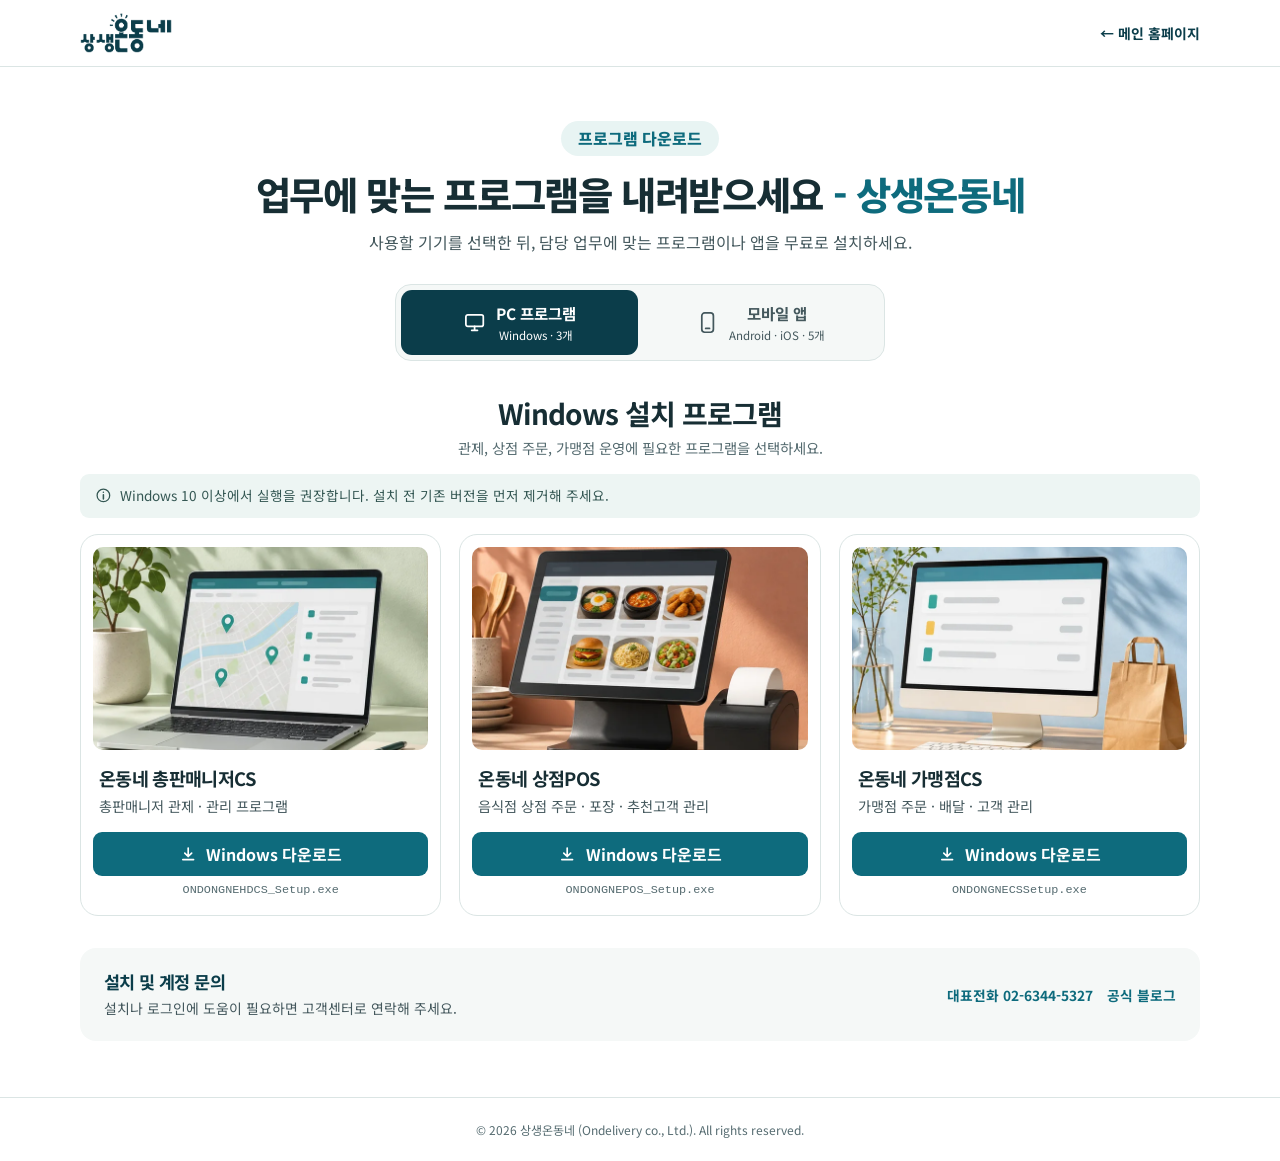
<file: down/index.html>
<!doctype html>
<html lang="ko">
<head>
  <meta charset="utf-8">
  <meta name="viewport" content="width=device-width, initial-scale=1">
  <title>다운로드 센터 | 상생온동네</title>
  <meta name="description" content="상생온동네 PC 프로그램(총판매니저CS·상점POS·가맹점CS)과 모바일 앱(매니저·상점·라이더·온스토어) 무료 다운로드.">
  <link rel="canonical" href="https://www.ssondongne.com/down/">
  <meta property="og:type" content="website">
  <meta property="og:site_name" content="상생온동네">
  <meta property="og:url" content="https://www.ssondongne.com/down/">
  <meta property="og:title" content="다운로드 센터 | 상생온동네">
  <meta property="og:image" content="https://www.ssondongne.com/images/og-image.png?v=2">
  <meta property="og:image:width" content="1200">
  <meta property="og:image:height" content="630">
  <link rel="icon" type="image/png" sizes="48x48" href="../favicon-48.png">
  <link rel="icon" type="image/png" sizes="192x192" href="../favicon-192.png">
  <link rel="apple-touch-icon" href="../apple-touch-icon.png">
  <link rel="preconnect" href="https://fonts.googleapis.com">
  <link rel="preconnect" href="https://fonts.gstatic.com" crossorigin>
  <link rel="stylesheet" href="https://fonts.googleapis.com/css2?family=Noto+Sans+KR:wght@400;500;700;800;900&display=swap">
  <link rel="stylesheet" href="down.css">
</head>
<body>

<!-- 아이콘 -->
<svg width="0" height="0" style="position:absolute" aria-hidden="true">
  <symbol id="i-pc" viewBox="0 0 24 24"><rect x="3" y="4" width="18" height="12" rx="2" fill="none" stroke="currentColor" stroke-width="1.8"/><path d="M9 20h6M12 16v4" stroke="currentColor" stroke-width="1.8" stroke-linecap="round"/></symbol>
  <symbol id="i-pos" viewBox="0 0 24 24"><rect x="4" y="3" width="16" height="11" rx="2" fill="none" stroke="currentColor" stroke-width="1.8"/><path d="M6 18h12l1 3H5z" fill="none" stroke="currentColor" stroke-width="1.8" stroke-linejoin="round"/><path d="M8 7h8M8 10h5" stroke="currentColor" stroke-width="1.8" stroke-linecap="round"/></symbol>
  <symbol id="i-store" viewBox="0 0 24 24"><path d="M4 9l1.5-5h13L20 9M4 9v11h16V9M4 9c0 1.7 1.3 3 3 3s3-1.3 3-3c0 1.7 1.3 3 2 3s2-1.3 2-3c0 1.7 1.3 3 3 3s3-1.3 3-3" fill="none" stroke="currentColor" stroke-width="1.8" stroke-linejoin="round"/><path d="M10 20v-5h4v5" fill="none" stroke="currentColor" stroke-width="1.8"/></symbol>
  <symbol id="i-link" viewBox="0 0 24 24"><path d="M10 14a4 4 0 0 0 5.7 0l3-3a4 4 0 0 0-5.7-5.7l-1 1M14 10a4 4 0 0 0-5.7 0l-3 3a4 4 0 0 0 5.7 5.7l1-1" fill="none" stroke="currentColor" stroke-width="1.8" stroke-linecap="round"/></symbol>
  <symbol id="i-rev" viewBox="0 0 24 24"><path d="M4 8h13l-3-3M20 16H7l3 3" fill="none" stroke="currentColor" stroke-width="1.8" stroke-linecap="round" stroke-linejoin="round"/></symbol>
  <symbol id="i-phone" viewBox="0 0 24 24"><rect x="6" y="2" width="12" height="20" rx="3" fill="none" stroke="currentColor" stroke-width="1.8"/><path d="M10 18h4" stroke="currentColor" stroke-width="1.8" stroke-linecap="round"/></symbol>
  <symbol id="i-rider" viewBox="0 0 24 24"><circle cx="6" cy="17" r="3" fill="none" stroke="currentColor" stroke-width="1.8"/><circle cx="18" cy="17" r="3" fill="none" stroke="currentColor" stroke-width="1.8"/><path d="M9 17h6l2-6h-4l-2 3M15 6h3l2 5" fill="none" stroke="currentColor" stroke-width="1.8" stroke-linecap="round" stroke-linejoin="round"/></symbol>
  <symbol id="i-dl" viewBox="0 0 24 24"><path d="M12 4v11m0 0-4.5-4.5M12 15l4.5-4.5M5 19h14" fill="none" stroke="currentColor" stroke-width="2.2" stroke-linecap="round" stroke-linejoin="round"/></symbol>
  <symbol id="i-android" viewBox="0 0 24 24"><path d="M6 10v6a1 1 0 0 0 1 1h1v3a1.3 1.3 0 0 0 2.6 0v-3h2.8v3a1.3 1.3 0 0 0 2.6 0v-3h1a1 1 0 0 0 1-1v-6zM7.5 4.5l1.3 1.8A6 6 0 0 0 6 9h12a6 6 0 0 0-2.8-2.7l1.3-1.8M10 7.2h.01M14 7.2h.01" fill="none" stroke="currentColor" stroke-width="1.6" stroke-linecap="round" stroke-linejoin="round"/></symbol>
  <symbol id="i-apple" viewBox="0 0 24 24"><path d="M16.4 12.6c0-2.4 2-3.5 2-3.6-1.1-1.6-2.8-1.8-3.4-1.8-1.4-.1-2.8.9-3.5.9s-1.9-.9-3.1-.8A4.6 4.6 0 0 0 4.5 9.6c-1.7 2.9-.4 7.2 1.2 9.6.8 1.2 1.7 2.4 3 2.4 1.2-.1 1.6-.8 3.1-.8s1.8.8 3.1.8 2.1-1.2 2.9-2.4a10 10 0 0 0 1.3-2.7 4.2 4.2 0 0 1-2.7-3.9zM14.1 5.5A4.1 4.1 0 0 0 15 2.5a4.3 4.3 0 0 0-2.8 1.4 4 4 0 0 0-1 2.9 3.5 3.5 0 0 0 2.9-1.3z" fill="currentColor"/></symbol>
  <symbol id="i-play" viewBox="0 0 24 24"><path d="M4.5 3.2 13.6 12l-9.1 8.8a1.4 1.4 0 0 1-.5-1.1V4.3c0-.4.2-.8.5-1.1zM14.6 13l2.5 2.4-10.8 6 8.3-8.4zM14.6 11 6.3 2.6l10.8 6zM18.2 9.2l2.8 1.6a1.4 1.4 0 0 1 0 2.4l-2.8 1.6-2.7-2.8z" fill="currentColor"/></symbol>
  <symbol id="i-info" viewBox="0 0 24 24"><circle cx="12" cy="12" r="9" fill="none" stroke="currentColor" stroke-width="1.8"/><path d="M12 11v6M12 7.5v.01" stroke="currentColor" stroke-width="2.2" stroke-linecap="round"/></symbol>
</svg>

<!-- ===== 상단 ===== -->
<header class="top">
  <div class="wrap top__inner">
    <a href="../" class="top__logo" aria-label="상생온동네 홈으로">
      <img src="../images/ssondongne-bi-white.png" alt="상생온동네" width="92" height="39">
    </a>
    <a href="../" class="top__home">← 메인 홈페이지</a>
  </div>
</header>

<!-- ===== 히어로 + 탭 ===== -->
<section class="hero">
  <div class="wrap">
    <p class="hero__label">프로그램 다운로드</p>
    <h1>업무에 맞는 프로그램을 내려받으세요 <span>- 상생온동네</span></h1>
    <p class="hero__lead">사용할 기기를 선택한 뒤, 담당 업무에 맞는 프로그램이나 앱을 무료로 설치하세요.</p>

    <div class="tabs" role="tablist" aria-label="다운로드 종류">
      <button class="tab" role="tab" id="tab-pc" aria-controls="panel-pc" aria-selected="true" data-tab="pc">
        <svg><use href="#i-pc"/></svg>
        <span><b>PC 프로그램</b><small>Windows · 3개</small></span>
      </button>
      <button class="tab" role="tab" id="tab-mobile" aria-controls="panel-mobile" aria-selected="false" data-tab="mobile">
        <svg><use href="#i-phone"/></svg>
        <span><b>모바일 앱</b><small>Android · iOS · 5개</small></span>
      </button>
    </div>
  </div>
</section>

<main class="wrap main">

  <!-- ================= PC ================= -->
  <div class="panel" id="panel-pc" role="tabpanel" aria-labelledby="tab-pc">

    <section class="group">
      <header class="group__head">
        <h2>Windows 설치 프로그램</h2>
        <p>관제, 상점 주문, 가맹점 운영에 필요한 프로그램을 선택하세요.</p>
      </header>
      <p class="notice"><svg><use href="#i-info"/></svg>Windows 10 이상에서 실행을 권장합니다. 설치 전 기존 버전을 먼저 제거해 주세요.</p>
      <div class="grid">
        <article class="card">
          <img class="card__photo" src="../images/downloads/manager-pc.webp" alt="" width="680" height="480">
          <div class="card__body">
            <h3>온동네 총판매니저CS</h3>
            <p>총판매니저 관제 · 관리 프로그램</p>
          </div>
          <a class="dl" aria-label="온동네 총판매니저CS Windows 설치 파일 다운로드" href="https://client.mannashop.co.kr/windows/admCS/service/ONDONGNEHDCS_Setup.exe"><svg aria-hidden="true"><use href="#i-dl"/></svg>Windows 다운로드</a>
          <p class="file">ONDONGNEHDCS_Setup.exe</p>
        </article>
        <article class="card">
          <img class="card__photo" src="../images/downloads/store-pos.webp" alt="" width="680" height="480">
          <div class="card__body">
            <h3>온동네 상점POS</h3>
            <p>음식점 상점 주문 · 포장 · 추천고객 관리</p>
          </div>
          <a class="dl" aria-label="온동네 상점POS Windows 설치 파일 다운로드" href="https://client.mannashop.co.kr/windows/ManNaPlusD/ONDONGNEPOS_Setup.exe"><svg aria-hidden="true"><use href="#i-dl"/></svg>Windows 다운로드</a>
          <p class="file">ONDONGNEPOS_Setup.exe</p>
        </article>
        <article class="card">
          <img class="card__photo" src="../images/downloads/franchise-pc.webp" alt="" width="680" height="480">
          <div class="card__body">
            <h3>온동네 가맹점CS</h3>
            <p>가맹점 주문 · 배달 · 고객 관리</p>
          </div>
          <a class="dl" aria-label="온동네 가맹점CS Windows 설치 파일 다운로드" href="https://client.mannashop.co.kr/windows/stCS/service/ONDONGNECSSetup.exe"><svg aria-hidden="true"><use href="#i-dl"/></svg>Windows 다운로드</a>
          <p class="file">ONDONGNECSSetup.exe</p>
        </article>
      </div>
    </section>

  </div>

  <!-- ================= 모바일 ================= -->
  <div class="panel" id="panel-mobile" role="tabpanel" aria-labelledby="tab-mobile" hidden>

    <header class="group__head">
      <h2>역할별 모바일 앱</h2>
      <p>담당 업무를 선택하면 해당 앱의 설치 방법을 확인할 수 있습니다.</p>
    </header>
    <nav class="roles" aria-label="사용자별 바로가기">
      <a href="#m-manager"><img src="../images/hero/manager.webp" alt="" width="60" height="60"><span><b>매니저용</b><small>앱 1개</small></span></a>
      <a href="#m-rider"><img src="../images/hero/courier.webp" alt="" width="60" height="60"><span><b>배달라이더용</b><small>앱 2개</small></span></a>
      <a href="#m-store"><img src="../images/hero/shop-owner.webp" alt="" width="60" height="60"><span><b>상점용</b><small>앱 2개</small></span></a>
    </nav>
    <p class="notice"><svg><use href="#i-info"/></svg>APK는 직접 설치 파일입니다. 설치 전 스마트폰 설정에서 「알 수 없는 앱 설치 허용」을 켜 주세요.</p>

    <!-- 01 매니저용 -->
    <section class="role" id="m-manager">
      <header class="role__head">
        <div><h2>매니저용</h2><p>총판(로컬매니저) 전용 모바일 관리 프로그램</p></div>
      </header>
      <div class="apps">
        <article class="app">
          <div class="app__icon c-navy"><svg><use href="#i-phone"/></svg></div>
          <div class="app__info"><h3>온동네 매니저APP</h3><p>가맹점 · 배달 · 정산 현황을 휴대폰으로 관리</p></div>
          <div class="stores">
            <a class="store store--apk" href="https://file.mannashop.co.kr/fileDownExec.php?path=ondongne&amp;device=APP&amp;type=mng"><svg><use href="#i-android"/></svg><span><small>Android</small>APK 다운로드</span></a>
          </div>
        </article>
      </div>
    </section>

    <!-- 02 배달라이더용 -->
    <section class="role" id="m-rider">
      <header class="role__head">
        <div><h2>배달라이더용</h2><p>배달기사 전용 스마트 배송 프로그램</p></div>
      </header>
      <div class="apps">
        <article class="app">
          <div class="app__icon c-orange"><svg><use href="#i-rider"/></svg></div>
          <div class="app__info"><h3>온라이더 APP</h3><p>스토어에서 설치 · Android / iOS</p></div>
          <div class="stores">
            <a class="store" href="https://play.google.com/store/apps/details?id=manna.awa.wk" target="_blank" rel="noopener"><svg><use href="#i-play"/></svg><span><small>GET IT ON</small>Google Play</span></a>
            <a class="store" href="https://apps.apple.com/kr/app/%EC%98%A8%EB%9D%BC%EC%9D%B4%EB%8D%94-%EC%8A%A4%EB%A7%88%ED%8A%B8-%EB%B0%B0%EC%86%A1-%ED%8C%8C%ED%8A%B8%EB%84%88/id6759762470" target="_blank" rel="noopener"><svg><use href="#i-apple"/></svg><span><small>Download on the</small>App Store</span></a>
          </div>
        </article>
        <article class="app">
          <div class="app__icon c-orange"><svg><use href="#i-rider"/></svg></div>
          <div class="app__info"><h3>온라이더D APP</h3><p>APK 직접 설치 · Android</p></div>
          <div class="stores">
            <a class="store store--apk" href="https://file.mannashop.co.kr/fileDownExec.php?path=ondongne&amp;device=APP&amp;type=wk"><svg><use href="#i-android"/></svg><span><small>Android</small>APK 다운로드</span></a>
          </div>
        </article>
      </div>
    </section>

    <!-- 03 상점용 -->
    <section class="role" id="m-store">
      <header class="role__head">
        <div><h2>상점용</h2><p>가맹점 · 상점 전용 주문관리 · 계약결제 · 구매대행 · 식자재주문</p></div>
      </header>
      <div class="apps">
        <article class="app">
          <div class="app__icon c-teal"><svg><use href="#i-store"/></svg></div>
          <div class="app__info"><h3>온동네 상점APP</h3><p>가맹점 전용 모바일 관리 · Android</p></div>
          <div class="stores">
            <a class="store store--apk" href="https://file.mannashop.co.kr/fileDownExec.php?path=ondongne&amp;device=APP&amp;type=st"><svg><use href="#i-android"/></svg><span><small>Android</small>APK 다운로드</span></a>
          </div>
        </article>
        <article class="app">
          <div class="app__icon c-purple"><svg><use href="#i-store"/></svg></div>
          <div class="app__info"><h3>온스토어 APP</h3><p>상점 전용 주문관리 · 계약결제 · 구매대행 · 식자재주문</p></div>
          <div class="stores">
            <a class="store" href="https://play.google.com/store/apps/details?id=com.nareum.onStore" target="_blank" rel="noopener"><svg><use href="#i-play"/></svg><span><small>GET IT ON</small>Google Play</span></a>
            <a class="store" href="https://apps.apple.com/kr/app/%EC%98%A8%EC%8A%A4%ED%86%A0%EC%96%B4/id6743100932" target="_blank" rel="noopener"><svg><use href="#i-apple"/></svg><span><small>Download on the</small>App Store</span></a>
          </div>
        </article>
      </div>
    </section>
  </div>

  <aside class="help">
    <div>
      <h2>설치 및 계정 문의</h2>
      <p>설치나 로그인에 도움이 필요하면 고객센터로 연락해 주세요.</p>
    </div>
    <div class="help__links">
      <a href="tel:0263445327">대표전화 02-6344-5327</a>
      <a href="https://blog.naver.com/ss_ondongne" target="_blank" rel="noopener">공식 블로그</a>
    </div>
  </aside>
</main>

<footer class="foot">
  <div class="wrap">© 2026 상생온동네 (Ondelivery co., Ltd.). All rights reserved.</div>
</footer>

<script>
  (function () {
    const tabs = Array.from(document.querySelectorAll('[role="tab"]'));
    function selectTab(tab) {
      for (const item of tabs) {
        const selected = item === tab;
        item.setAttribute('aria-selected', String(selected));
        item.tabIndex = selected ? 0 : -1;
        document.getElementById(item.getAttribute('aria-controls')).hidden = !selected;
      }
    }
    function selectFromUrl() {
      const hash = location.hash.slice(1);
      const role = hash.startsWith('m-') ? document.getElementById(hash) : null;
      const mobileDevice = /Android|iPhone|iPad|iPod/i.test(navigator.userAgent);
      const mobile = hash === 'mobile' || role || (hash !== 'pc' && mobileDevice);
      selectTab(document.getElementById(mobile ? 'tab-mobile' : 'tab-pc'));
      if (role) role.scrollIntoView();
    }
    for (const [index, tab] of tabs.entries()) {
      tab.addEventListener('click', () => {
        selectTab(tab);
        history.replaceState(null, '', '#' + tab.dataset.tab);
      });
      tab.addEventListener('keydown', event => {
        const last = tabs.length - 1;
        const next = {ArrowLeft: (index + last) % tabs.length, ArrowRight: (index + 1) % tabs.length, Home: 0, End: last}[event.key];
        if (next === undefined) return;
        event.preventDefault();
        tabs[next].focus();
        tabs[next].click();
      });
    }
    window.addEventListener('hashchange', selectFromUrl);
    selectFromUrl();
  })();
</script>
</body>
</html>
</file>
<file: down/down.css>
/* 상생온동네 다운로드 센터 */
:root {
  --navy: #0b3d4a;
  --brand: #0e6b7d;
  --mint: #e8f4f3;
  --ink: #172e34;
  --body: #44585d;
  --muted: #556b70;
  --line: #dbe5e4;
  --surface: #f5f8f7;
}
*, *::before, *::after { box-sizing: border-box; }
body { margin: 0; font: 16px/1.6 "Noto Sans KR", "Malgun Gothic", sans-serif; color: var(--body); background: #fff; word-break: keep-all; }
h1, h2, h3, p { margin: 0; }
h1, h2, h3 { color: var(--ink); line-height: 1.35; letter-spacing: -.035em; }
h2 { font-size: clamp(1.35rem, 2.3vw, 1.75rem); }
h3 { font-size: 1.15rem; }
img { display: block; max-width: 100%; height: auto; }
svg { width: 1em; height: 1em; flex: none; }
a { text-decoration: none; color: inherit; }
button { font: inherit; cursor: pointer; }
:where(a, button):focus-visible { outline: 3px solid #087d89; outline-offset: 3px; }
.wrap { width: min(1120px, 100% - 32px); margin-inline: auto; }

.top { border-bottom: 1px solid var(--line); }
.top__inner { display: flex; align-items: center; justify-content: space-between; min-height: 66px; }
.top__logo img { width: 92px; filter: brightness(0) saturate(100%) invert(18%) sepia(11%) saturate(3130%) hue-rotate(145deg) brightness(99%) contrast(95%); }
.top__home { color: var(--navy); font-size: .87rem; font-weight: 700; padding: 8px 0 8px 10px; }
.top__home:hover, .help__links a:hover { text-decoration: underline; text-underline-offset: 3px; }

.hero { padding: clamp(32px, 4.2vw, 58px) 0 24px; text-align: center; }
.hero__label { display: inline-block; margin-bottom: 12px; padding: 5px 17px; border-radius: 100px; background: var(--mint); color: var(--brand); font-weight: 800; }
.hero h1 { font-size: clamp(1.55rem, 3vw, 2.45rem); font-weight: 800; }
.hero h1 span { display: inline-block; color: var(--brand); }
.hero__lead { margin: 10px auto 0; }
.tabs { display: grid; grid-template-columns: repeat(2, minmax(0, 1fr)); gap: 5px; width: min(100%, 490px); margin: 28px auto 0; padding: 5px; border: 1px solid var(--line); border-radius: 16px; background: var(--surface); }
.tab { display: flex; align-items: center; justify-content: center; gap: 10px; padding: 11px 6px; background: transparent; border: 0; border-radius: 11px; color: var(--body); }
.tab svg { font-size: 1.45rem; }
.tab b, .tab small { display: block; }
.tab b { font-size: .97rem; }
.tab small { font-size: .72rem; }
.tab[aria-selected="true"] { background: var(--navy); color: white; }
.tab[aria-selected="false"]:hover { background: #dfedeb; }
.main { padding: 10px 0 56px; }
.group__head { margin-bottom: 15px; text-align: center; }
.group__head p { margin-top: 3px; color: var(--muted); font-size: .9rem; }
.notice { display: flex; align-items: flex-start; gap: 8px; padding: 11px 15px; border-radius: 9px; background: #edf5f3; color: #345753; font-size: .85rem; }
.notice svg { font-size: 1.05rem; margin-top: 2px; }
.grid { display: grid; grid-template-columns: repeat(3, minmax(0, 1fr)); gap: 18px; margin-top: 16px; }
.card { min-width: 0; padding: 12px 12px 15px; border-radius: 18px; border: 1px solid var(--line); display: flex; flex-direction: column; }
.card__photo { width: 100%; aspect-ratio: 1.65; object-fit: cover; object-position: center 55%; border-radius: 10px; }
.card__body { padding: 16px 6px 15px; flex: 1; }
.card__body p { margin-top: 4px; font-size: .89rem; }
.dl, .store { display: inline-flex; align-items: center; justify-content: center; gap: 9px; min-height: 44px; padding: 8px 14px; border-radius: 9px; background: var(--brand); color: white; font-weight: 700; }
.dl:hover, .store:hover { background: var(--navy); }
.dl svg { font-size: 1.15rem; }
.file { margin-top: 6px; color: var(--muted); font: .74rem/1.5 Consolas, monospace; text-align: center; overflow-wrap: anywhere; }

.roles { display: grid; grid-template-columns: repeat(3, minmax(0, 1fr)); gap: 10px; margin-bottom: 12px; }
.roles a { display: flex; align-items: center; justify-content: center; gap: 12px; padding: 10px; border: 1px solid var(--line); border-radius: 14px; color: var(--navy); }
.roles a:hover { border-color: var(--brand); background: var(--surface); }
.roles img { width: 46px; border-radius: 50%; }
.roles b, .roles small { display: block; }
.roles small { color: var(--muted); font-size: .77rem; }
.role { margin-top: 28px; border: 1px solid var(--line); border-radius: 18px; padding: clamp(16px, 2.3vw, 26px); scroll-margin-top: 16px; }
.role__head { margin-bottom: 8px; }
.role__head h2 { font-size: 1.25rem; color: var(--navy); }
.role__head p, .app__info p { margin-top: 3px; font-size: .87rem; color: var(--muted); }
.app { display: grid; grid-template-columns: 44px minmax(0, 1fr) auto; align-items: center; gap: 12px; padding: 15px 0 0; border-top: 1px solid var(--line); }
.app + .app { margin-top: 14px; }
.app h3 { font-size: 1rem; }
.app__icon { display: grid; place-items: center; width: 44px; height: 44px; border-radius: 12px; background: var(--mint); color: var(--brand); font-size: 1.45rem; }
.c-orange { background: #fcf0d9; color: #855715; }
.c-purple { background: #edf0fb; color: #535187; }
.stores { display: flex; flex-wrap: wrap; justify-content: flex-end; gap: 8px; }
.store { min-width: 125px; background: #182e34; }
.store--apk { background: var(--brand); }
.store:hover { background: #164f59; }
.store svg { font-size: 1.3rem; }
.store span { display: grid; line-height: 1.2; font-size: .94rem; }
.store small { font-size: .65rem; font-weight: 500; }

.help { margin-top: 32px; padding: 22px 24px; border-radius: 16px; background: var(--surface); display: flex; align-items: center; justify-content: space-between; gap: 12px 22px; flex-wrap: wrap; }
.help h2 { font-size: 1.09rem; color: var(--navy); }
.help p { margin-top: 3px; font-size: .87rem; }
.help__links { display: flex; gap: 14px; flex-wrap: wrap; }
.help__links a { color: var(--brand); font-weight: 700; font-size: .86rem; padding: 6px 0; }
.foot { padding: 22px 0; border-top: 1px solid var(--line); text-align: center; color: var(--muted); font-size: .75rem; }

@media (max-width: 760px) {
  .grid { grid-template-columns: 1fr; }
  .card { display: grid; grid-template-columns: minmax(86px, .65fr) minmax(0, 1.35fr); align-items: center; column-gap: 14px; }
  .card__body { padding: 8px 0; }
  .card__photo { aspect-ratio: 1.35; }
  .card .dl { grid-column: 1 / -1; margin-top: 12px; }
  .file { grid-column: 1 / -1; }
  .app { grid-template-columns: 44px minmax(0, 1fr); }
  .stores { grid-column: 1 / -1; justify-content: flex-start; }
}
@media (max-width: 480px) {
  .hero h1 span { display: block; }
  .hero__lead { font-size: .92rem; }
  .tabs { margin-top: 20px; }
  .tab { gap: 6px; }
  .tab svg { font-size: 1.1rem; }
  .top__inner { min-height: 56px; }
  .roles { gap: 5px; }
  .roles a { flex-direction: column; gap: 3px; padding: 8px 2px; text-align: center; }
  .roles b { font-size: .84rem; }
  .store { flex: 1 1 120px; min-width: 0; }
  .help { padding: 18px; }
}
</file>
